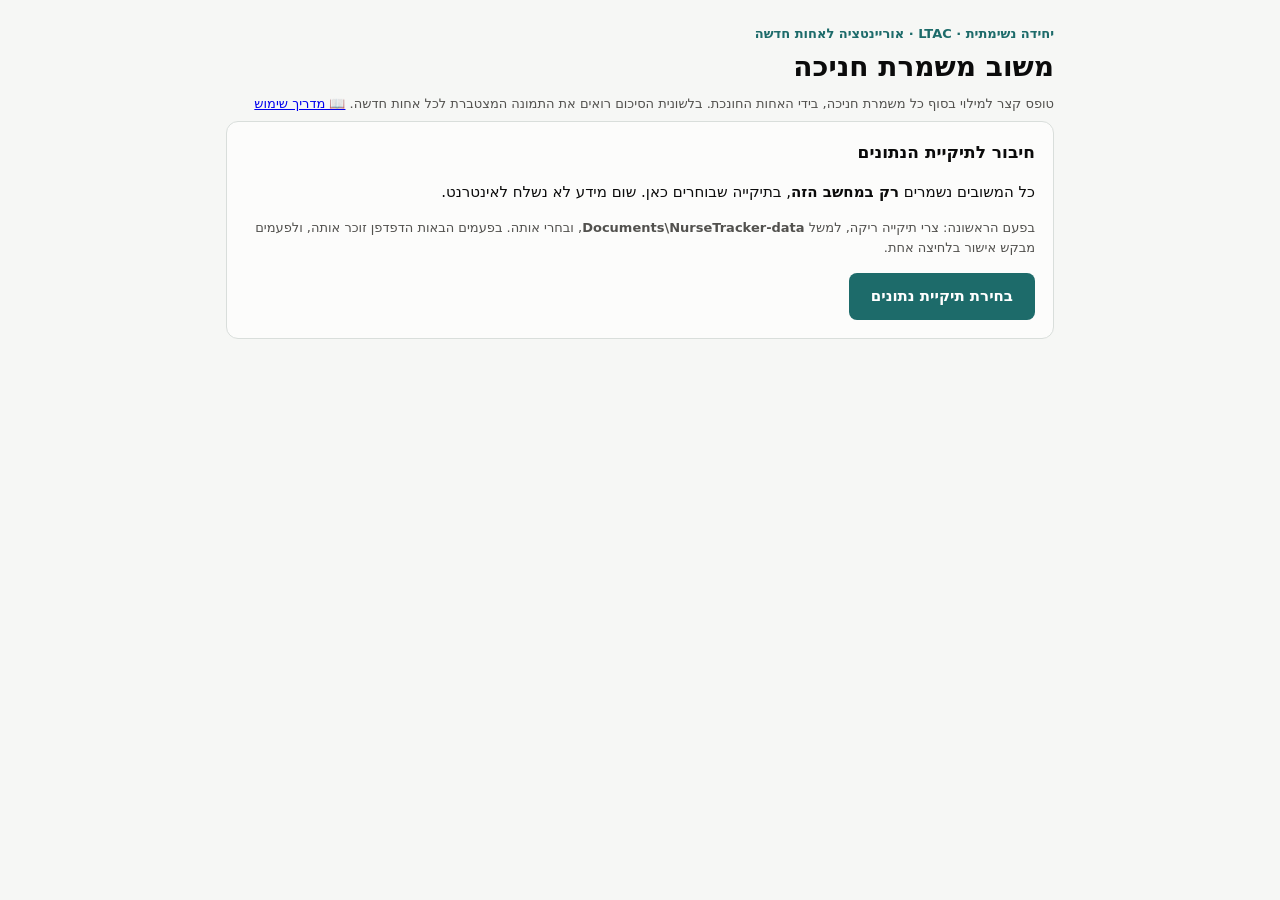
<file: index.html>
<!doctype html>
<html lang="he" dir="rtl">
<head>
<meta charset="utf-8">
<meta name="viewport" content="width=device-width, initial-scale=1">
<title>משוב משמרת חניכה</title>
<!-- No data ever leaves this PC: the page may only load its own files and cannot send anything anywhere. -->
<meta http-equiv="Content-Security-Policy" content="default-src 'self'; script-src 'self'; style-src 'self' 'unsafe-inline'; img-src 'self' data:; connect-src 'self'; form-action 'none'; base-uri 'none'; object-src 'none'">
<meta name="referrer" content="no-referrer">
<link rel="stylesheet" href="style.css">
</head>
<body>
<main class="wrap">
  <p class="kicker">יחידה נשימתית · LTAC · אוריינטציה לאחות חדשה</p>
  <h1>משוב משמרת חניכה</h1>
  <p class="muted">טופס קצר למילוי בסוף כל משמרת חניכה, בידי האחות החונכת. בלשונית הסיכום רואים את התמונה המצטברת לכל אחות חדשה. <a href="guide.html" target="_blank" rel="noopener">📖 מדריך שימוש</a></p>

  <p class="msg err" id="testbanner" hidden>מצב בדיקה: הנתונים נשמרים בתוך הדפדפן ולא בתיקייה. לא לשימוש במחלקה.</p>

  <!-- ===== First use / reconnect: pick the data folder on this PC ===== -->
  <section id="nosupport" class="card" hidden>
    <h3>הדפדפן הזה לא נתמך</h3>
    <p>יש לפתוח את הקישור ב-<b>Microsoft Edge</b> או ב-<b>Google Chrome</b> במחשב המחלקה.</p>
  </section>
  <section id="connect" class="card" hidden>
    <h3>חיבור לתיקיית הנתונים</h3>
    <p>כל המשובים נשמרים <b>רק במחשב הזה</b>, בתיקייה שבוחרים כאן. שום מידע לא נשלח לאינטרנט.</p>
    <p class="muted">בפעם הראשונה: צרי תיקייה ריקה, למשל <b>Documents\NurseTracker-data</b>, ובחרי אותה. בפעמים הבאות הדפדפן זוכר אותה, ולפעמים מבקש אישור בלחיצה אחת.</p>
    <button type="button" class="btn" id="reconnect" hidden></button>
    <button type="button" class="btn ghost" id="pickfolder">בחירת תיקיית נתונים</button>
    <span class="msg" id="cmsg" role="status"></span>
  </section>

  <div id="app" hidden>
  <p class="muted folder-bar">תיקיית נתונים: <b id="foldername"></b>
    <button type="button" class="btn ghost sm" id="change">החלפה</button>
    <button type="button" class="btn ghost sm" id="lockbtn" hidden>🔒 נעילת אזור המנהלת</button></p>
  <nav class="tabs" role="tablist">
    <button role="tab" aria-selected="true" data-tab="form">מילוי משוב</button>
    <button role="tab" aria-selected="false" data-tab="summary">סיכום והחלטה</button>
    <button role="tab" aria-selected="false" data-tab="manage">ניהול אחיות</button>
  </nav>

  <!-- ===== Admin lock: shown instead of "סיכום והחלטה" / "ניהול אחיות" until the password is entered ===== -->
  <section id="lockcard" class="card" hidden>
    <form id="lk-setup" hidden>
      <h3>הגדרת סיסמת מנהלת (פעם ראשונה)</h3>
      <p class="muted">הסיסמה נועלת את "סיכום והחלטה" ואת "ניהול אחיות". טופס המשוב נשאר פתוח לכל החונכות. קבצי הנתונים נשמרים מעורבלים ואינם קריאים בסייר הקבצים.</p>
      <p class="msg err" id="lk-orphan" hidden>שימי לב: בעבר כבר הוגדרה סיסמה בתיקייה הזו, אבל קובץ ההגדרות (settings.json) חסר - ייתכן שנמחק. אפשר לשחזר אותו מגיבוי, או לקבוע כאן סיסמה חדשה.</p>
      <label class="f">סיסמה חדשה (לפחות 6 תווים) <input type="password" name="p1" autocomplete="new-password" required></label>
      <label class="f">הסיסמה שוב <input type="password" name="p2" autocomplete="new-password" required></label>
      <button class="btn">שמירת הסיסמה</button>
    </form>
    <form id="lk-code" hidden>
      <div id="lk-codebox">
        <h3>קוד שחזור לסיסמת המנהלת</h3>
        <p>אם הסיסמה תישכח, הקוד הזה מאפשר לקבוע סיסמה חדשה. הנתונים עצמם לעולם לא יאבדו. יש להדפיס ולשמור בכספת המחלקה ועותק אצל הנהלת הסיעוד.</p>
        <p class="code" id="lk-codeval"></p>
      </div>
      <button type="button" class="btn ghost" id="lk-print">הדפסת הקוד</button>
      <label class="f">להקליד את הקוד כדי לוודא שנרשם <input name="back" autocomplete="off" required></label>
      <button class="btn">סיום</button>
    </form>
    <form id="lk-unlock" hidden>
      <h3>אזור המנהלת נעול</h3>
      <label class="f">סיסמת מנהלת <input type="password" name="pw" autocomplete="current-password" required></label>
      <button class="btn">פתיחה</button>
      <button type="button" class="btn ghost" id="lk-forgot">שכחתי סיסמה</button>
    </form>
    <form id="lk-reset" hidden>
      <h3>שחזור סיסמה בעזרת קוד השחזור</h3>
      <label class="f">קוד שחזור <input name="code" autocomplete="off" required></label>
      <label class="f">סיסמה חדשה (לפחות 6 תווים) <input type="password" name="p1" autocomplete="new-password" required></label>
      <label class="f">הסיסמה שוב <input type="password" name="p2" autocomplete="new-password" required></label>
      <button class="btn">קביעת סיסמה חדשה</button>
      <button type="button" class="btn ghost" id="lk-back">חזרה</button>
    </form>
    <span class="msg" id="lkmsg" role="status"></span>
  </section>

  <!-- ===== Form tab ===== -->
  <form id="form" data-panel="form">
    <div class="grid3">
      <label class="f">שם האחות החדשה
        <span class="row"><select name="trainee_id" data-kind="trainees" required></select>
        <button type="button" class="btn ghost add" data-add="trainees">+ חדשה</button></span>
      </label>
      <label class="f">שם האחות החונכת
        <span class="row"><select name="senior_id" data-kind="seniors" required></select>
        <button type="button" class="btn ghost add" data-add="seniors">+ חדשה</button></span>
      </label>
      <label class="f">תאריך המשמרת <input type="date" name="shift_date" required>
        <small class="muted">משמרת לילה: התאריך שבו המשמרת התחילה</small></label>
    </div>
    <div class="grid3">
      <label class="f">משמרת
        <select name="shift" required><option>בוקר</option><option>ערב</option><option>לילה</option></select>
      </label>
      <label class="f">שבוע באוריינטציה <input type="number" name="week" min="1" max="52" placeholder="למשל 3" required></label>
    </div>
    <p class="scale-note">סולם: 1 = לא בטוח / לא מבצעת · 2 = זקוקה להנחיה צמודה · 3 = עצמאית ברוב המקרים, צריכה גיבוי · 4 = עצמאית ובטוחה · "לא נצפה" אם לא היה רלוונטי במשמרת.</p>

    <div id="skills"></div>

    <fieldset class="card" style="margin:0 0 14px">
      <div class="q-head"><span class="q-num">6</span><h3>המלצה להמשך</h3></div>
      <p class="muted">על סמך המשמרת הזו בלבד.</p>
      <div class="opts recs" id="recs"></div>
      <label class="f" style="margin-top:14px">חוזקה בולטת / נקודה לשיפור (לא חובה)
        <textarea name="note" rows="3" maxlength="2000"></textarea>
      </label>
    </fieldset>

    <button class="btn" id="save" disabled>שמירת המשוב</button>
    <button type="button" class="btn ghost" id="clear">ניקוי הטופס</button><span class="msg" id="msg" role="status"></span>
  </form>

  <!-- ===== Summary tab ===== -->
  <section data-panel="summary" hidden>
    <div class="row" style="align-items:end;gap:12px;margin-bottom:16px;flex-wrap:wrap">
      <label class="f" style="max-width:320px;margin:0">בחירת אחות חדשה
        <select id="pick" data-kind="trainees"></select>
      </label>
      <button type="button" class="btn ghost" id="pdf" hidden>ייצוא PDF מוגן בסיסמה</button>
    </div>
    <div id="dash"></div>
    <form id="decide" class="card" hidden>
      <h3>רישום החלטה</h3>
      <p class="muted">ההחלטה נשמרת להיסטוריה ולא מוחקת החלטות קודמות.</p>
      <div class="opts recs" id="decs"></div>
      <div class="grid3" style="margin-top:14px">
        <label class="f">שם המחליטה <select name="decider_id" data-kind="seniors" required></select></label>
      </div>
      <label class="f">הערה (לא חובה) <textarea name="note" rows="2" maxlength="2000"></textarea></label>
      <button class="btn" id="dsave" disabled>שמירת ההחלטה</button><span class="msg" id="dmsg" role="status"></span>
    </form>
  </section>

  <!-- ===== Manage nurses tab ===== -->
  <section data-panel="manage" class="manage" hidden>
    <p class="muted">שינוי שם לא משנה את התיקייה ואת הנתונים. אחות שסיימה / חונכת לא פעילה מוסתרת מהטופס, וכל הנתונים שלה נשמרים.</p>
    <div class="card"><h3>אחיות חדשות</h3><div class="table-wrap"><table id="m-trainees"></table></div></div>
    <div class="card"><h3>אחיות חונכות</h3><div class="table-wrap"><table id="m-seniors"></table></div></div>
    <span class="msg" id="mmsg" role="status"></span>
    <form class="card" id="chpw">
      <h3>החלפת סיסמת המנהלת</h3>
      <p class="muted">קוד השחזור נשאר אותו קוד.</p>
      <label class="f">סיסמה חדשה (לפחות 6 תווים) <input type="password" name="p1" autocomplete="new-password" required></label>
      <label class="f">הסיסמה שוב <input type="password" name="p2" autocomplete="new-password" required></label>
      <button class="btn ghost">החלפת סיסמה</button><span class="msg" id="chmsg" role="status"></span>
    </form>
  </section>
  </div>
</main>

<script src="charts.js"></script>
<script src="store.js"></script>
<script src="app.js"></script>
</body>
</html>
</file>
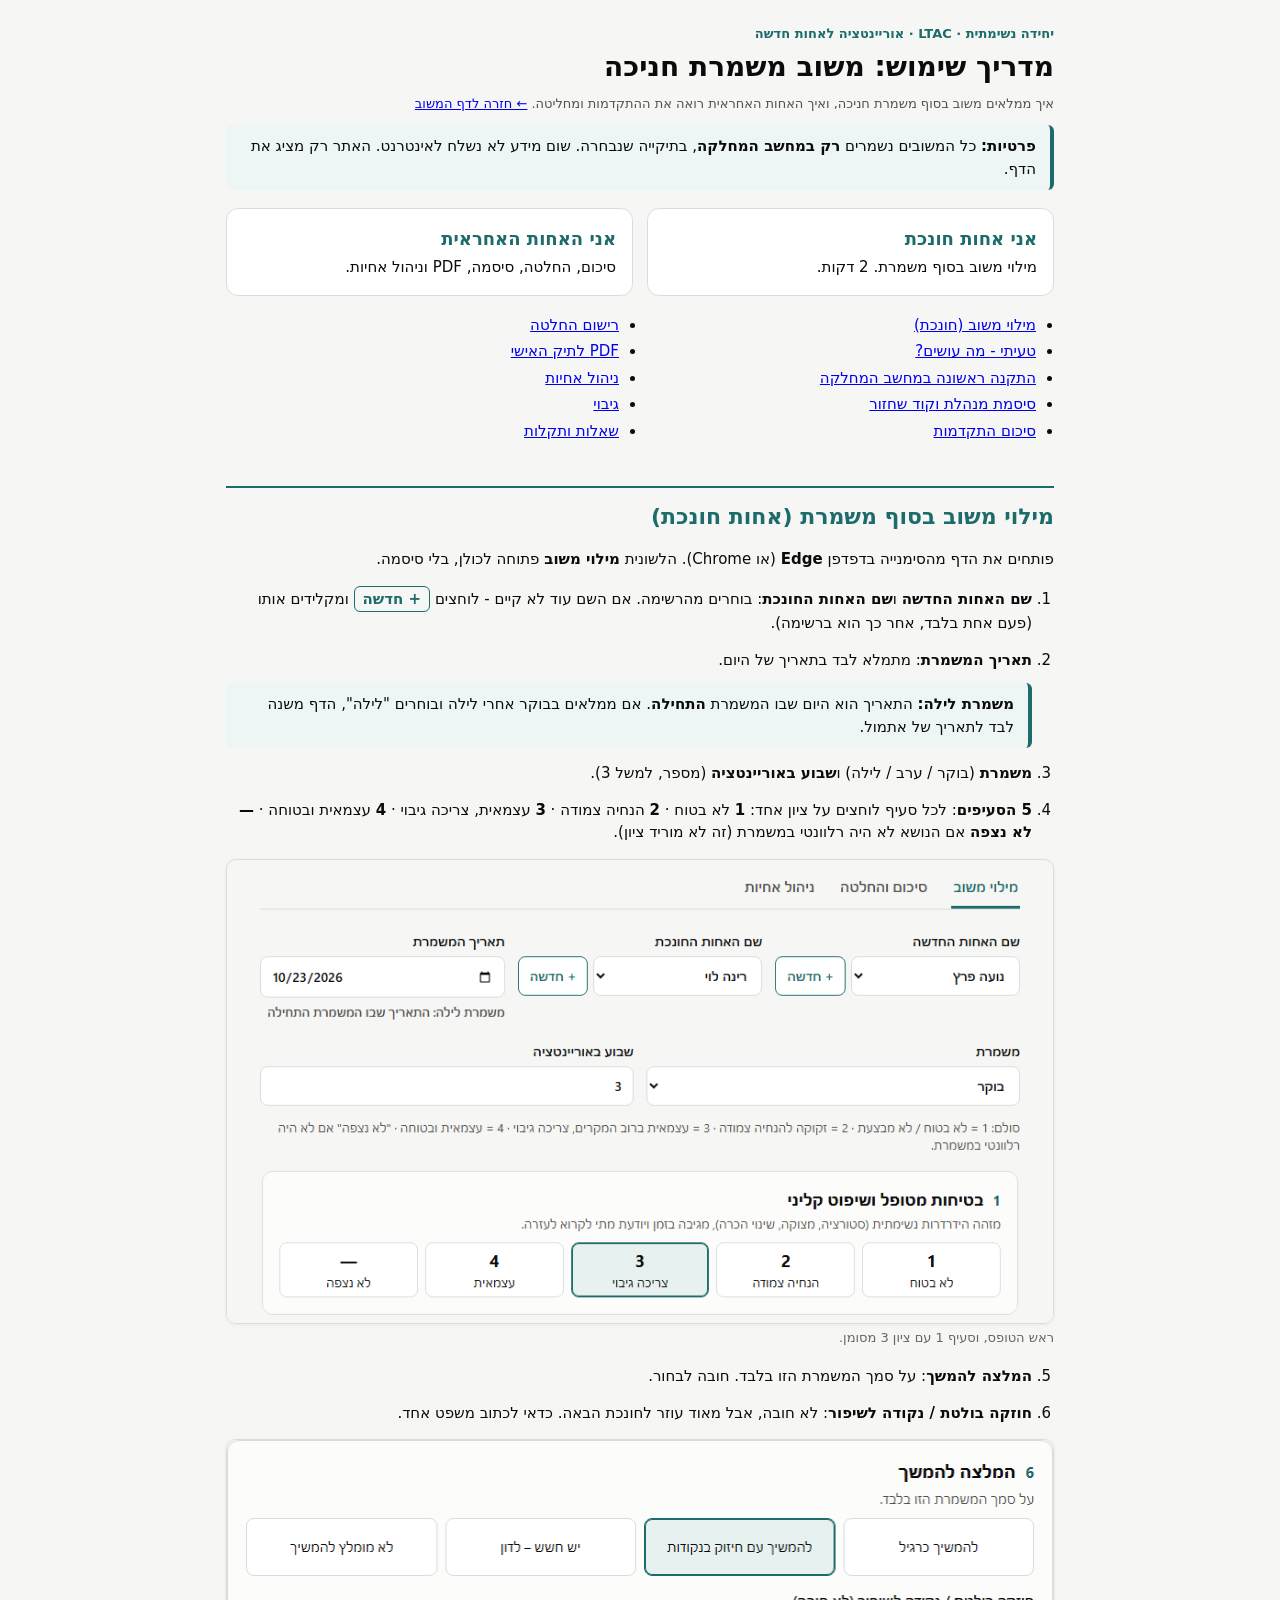
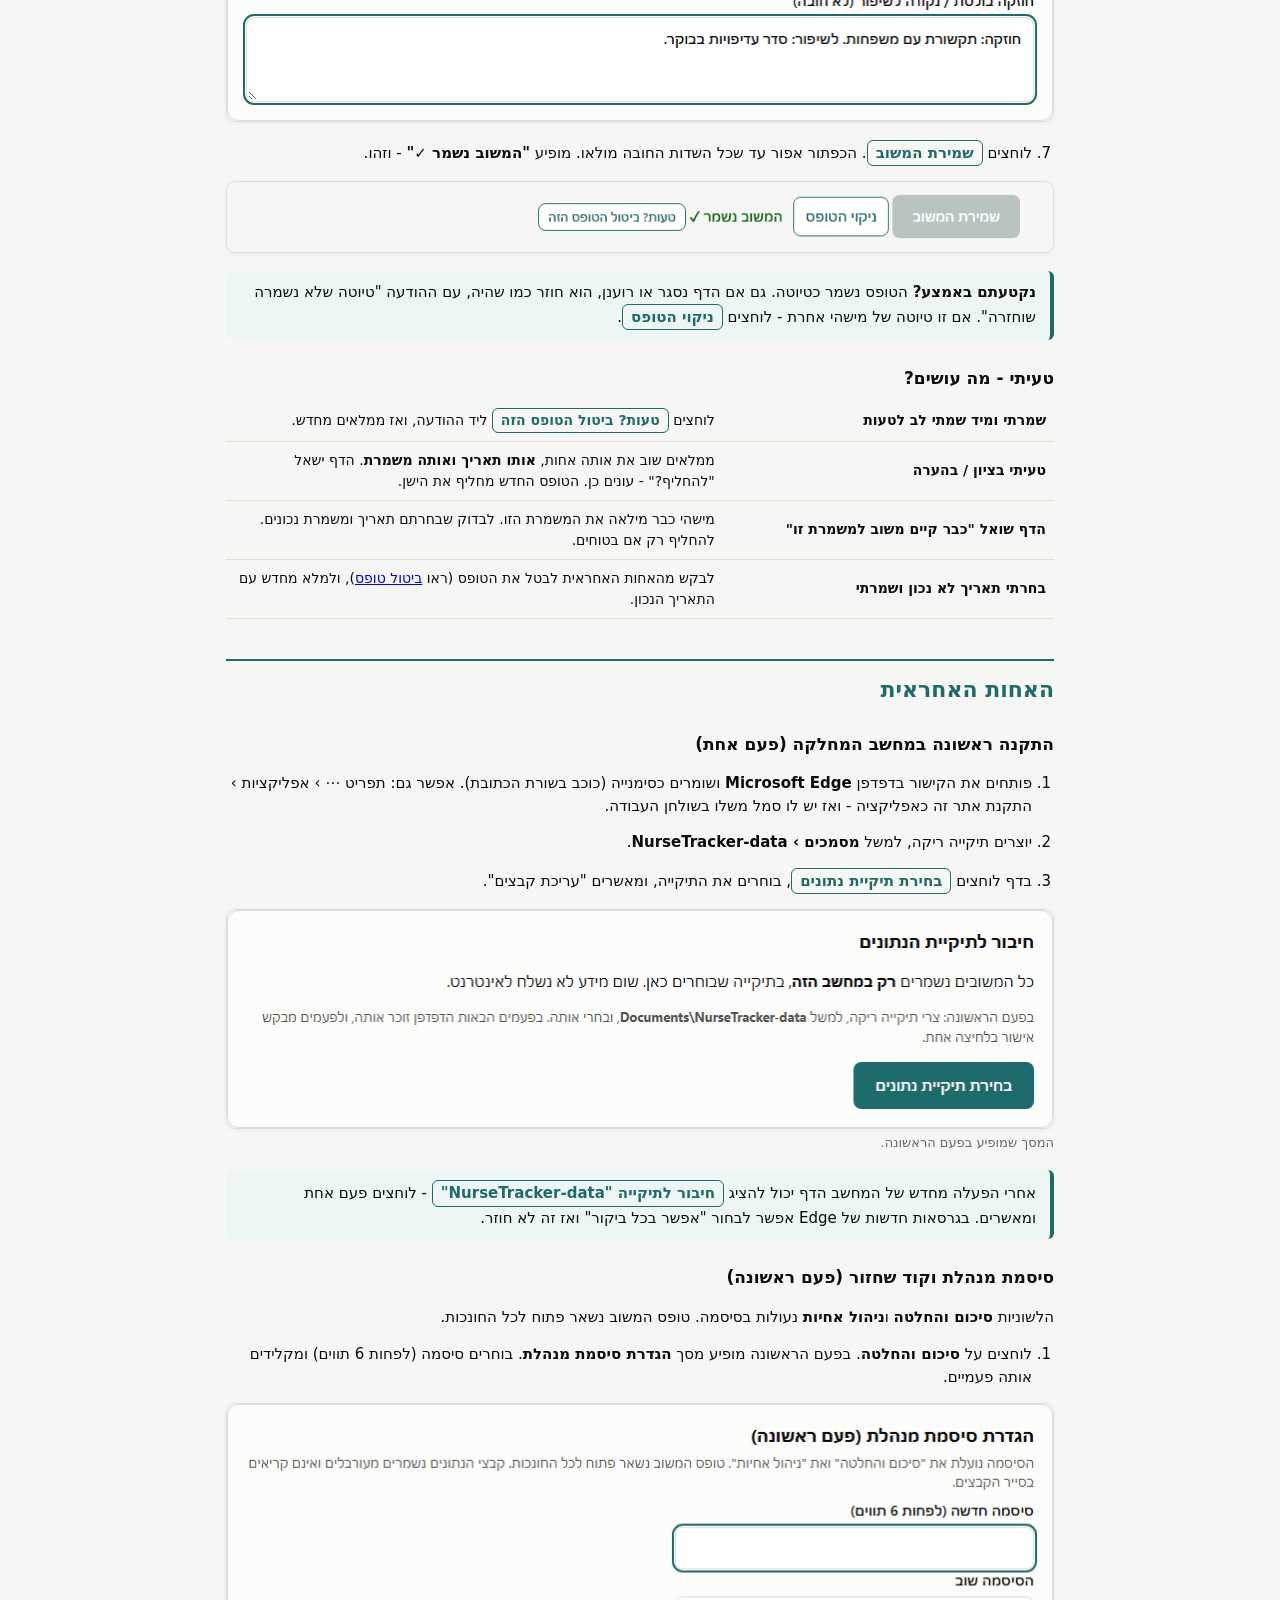
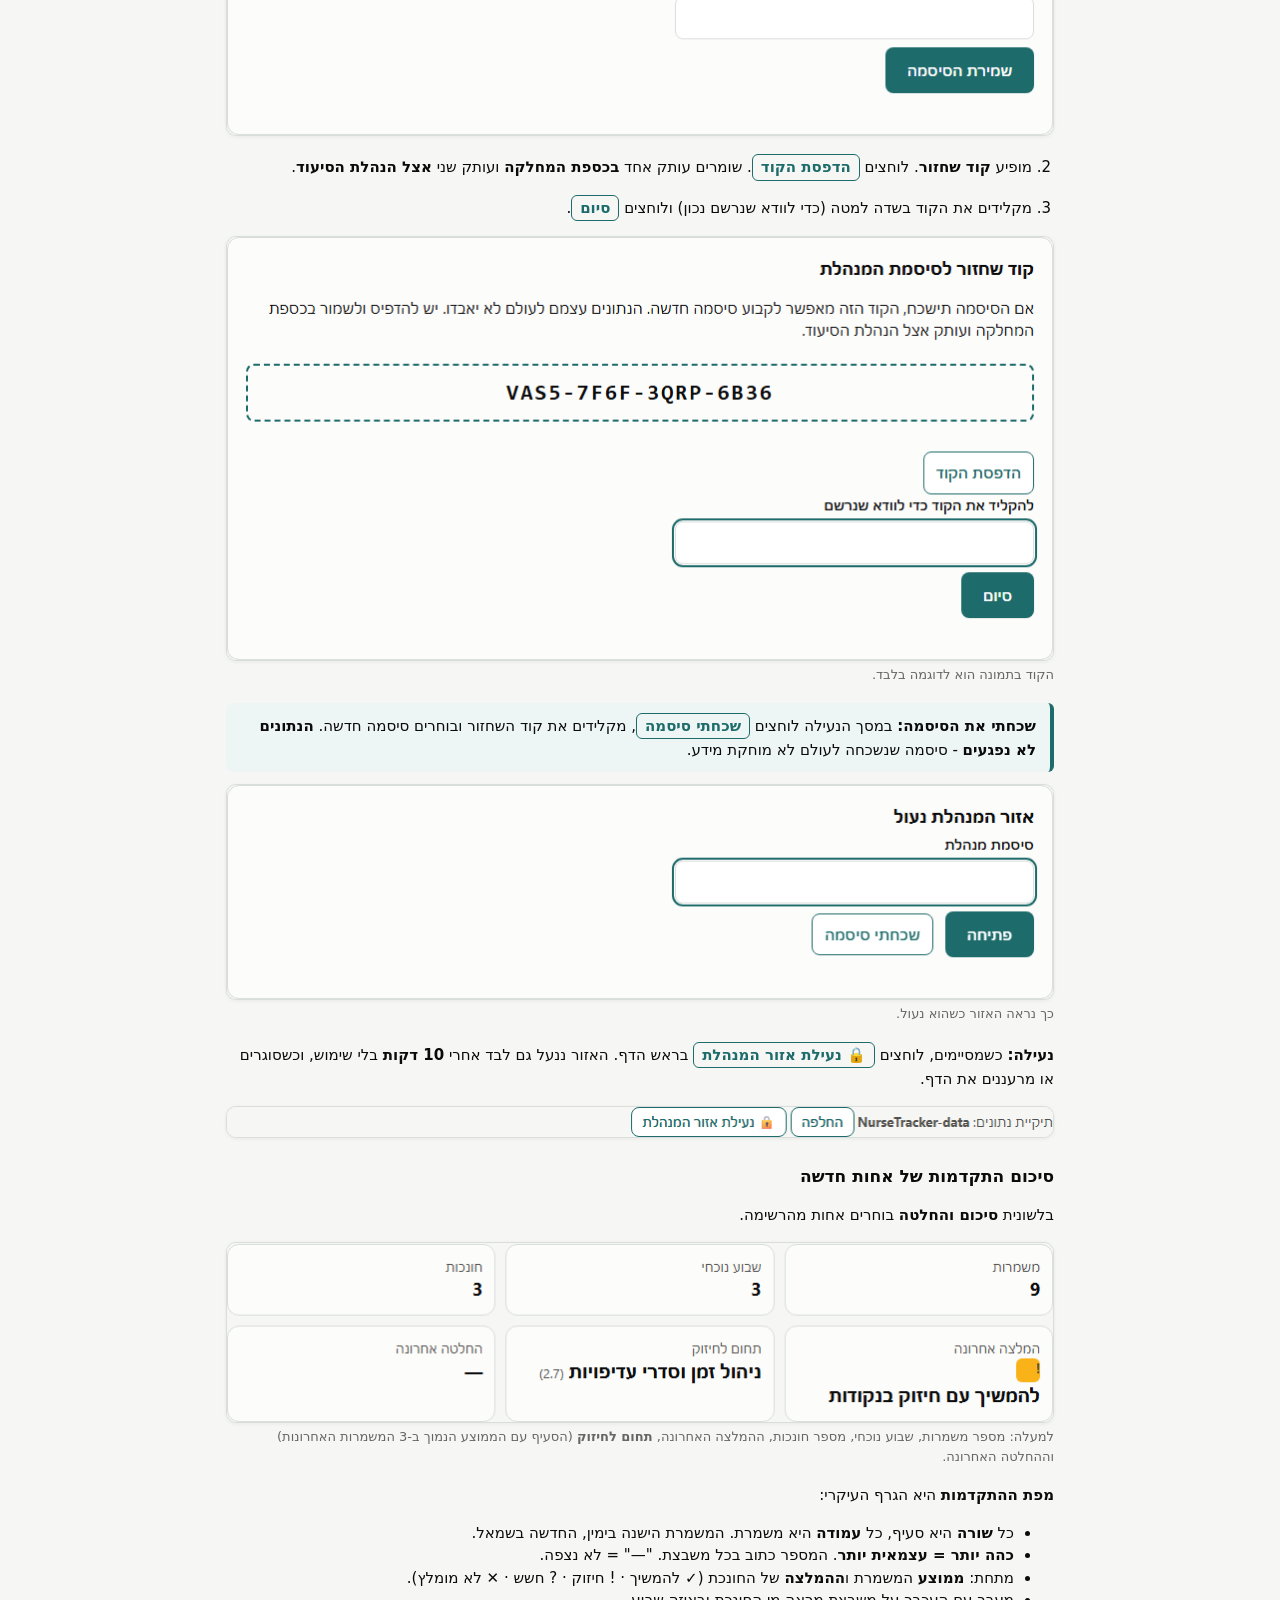
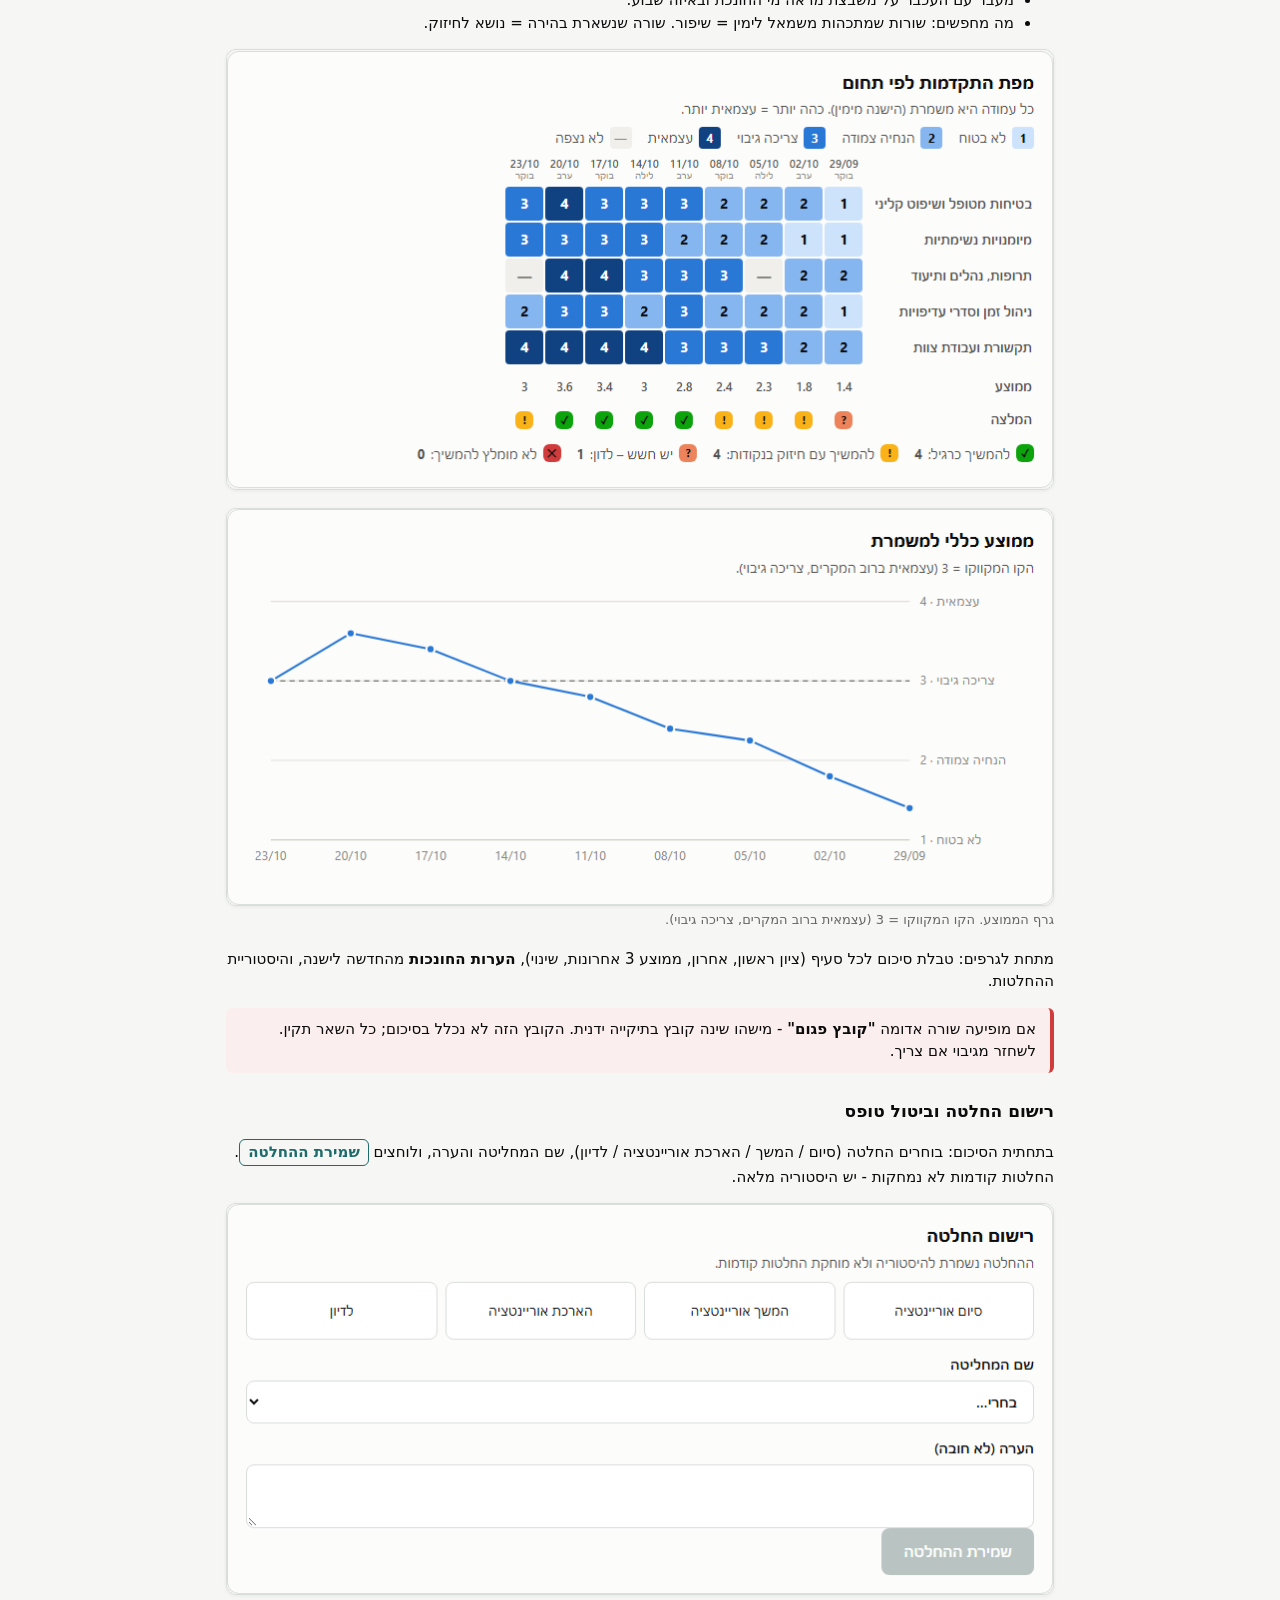
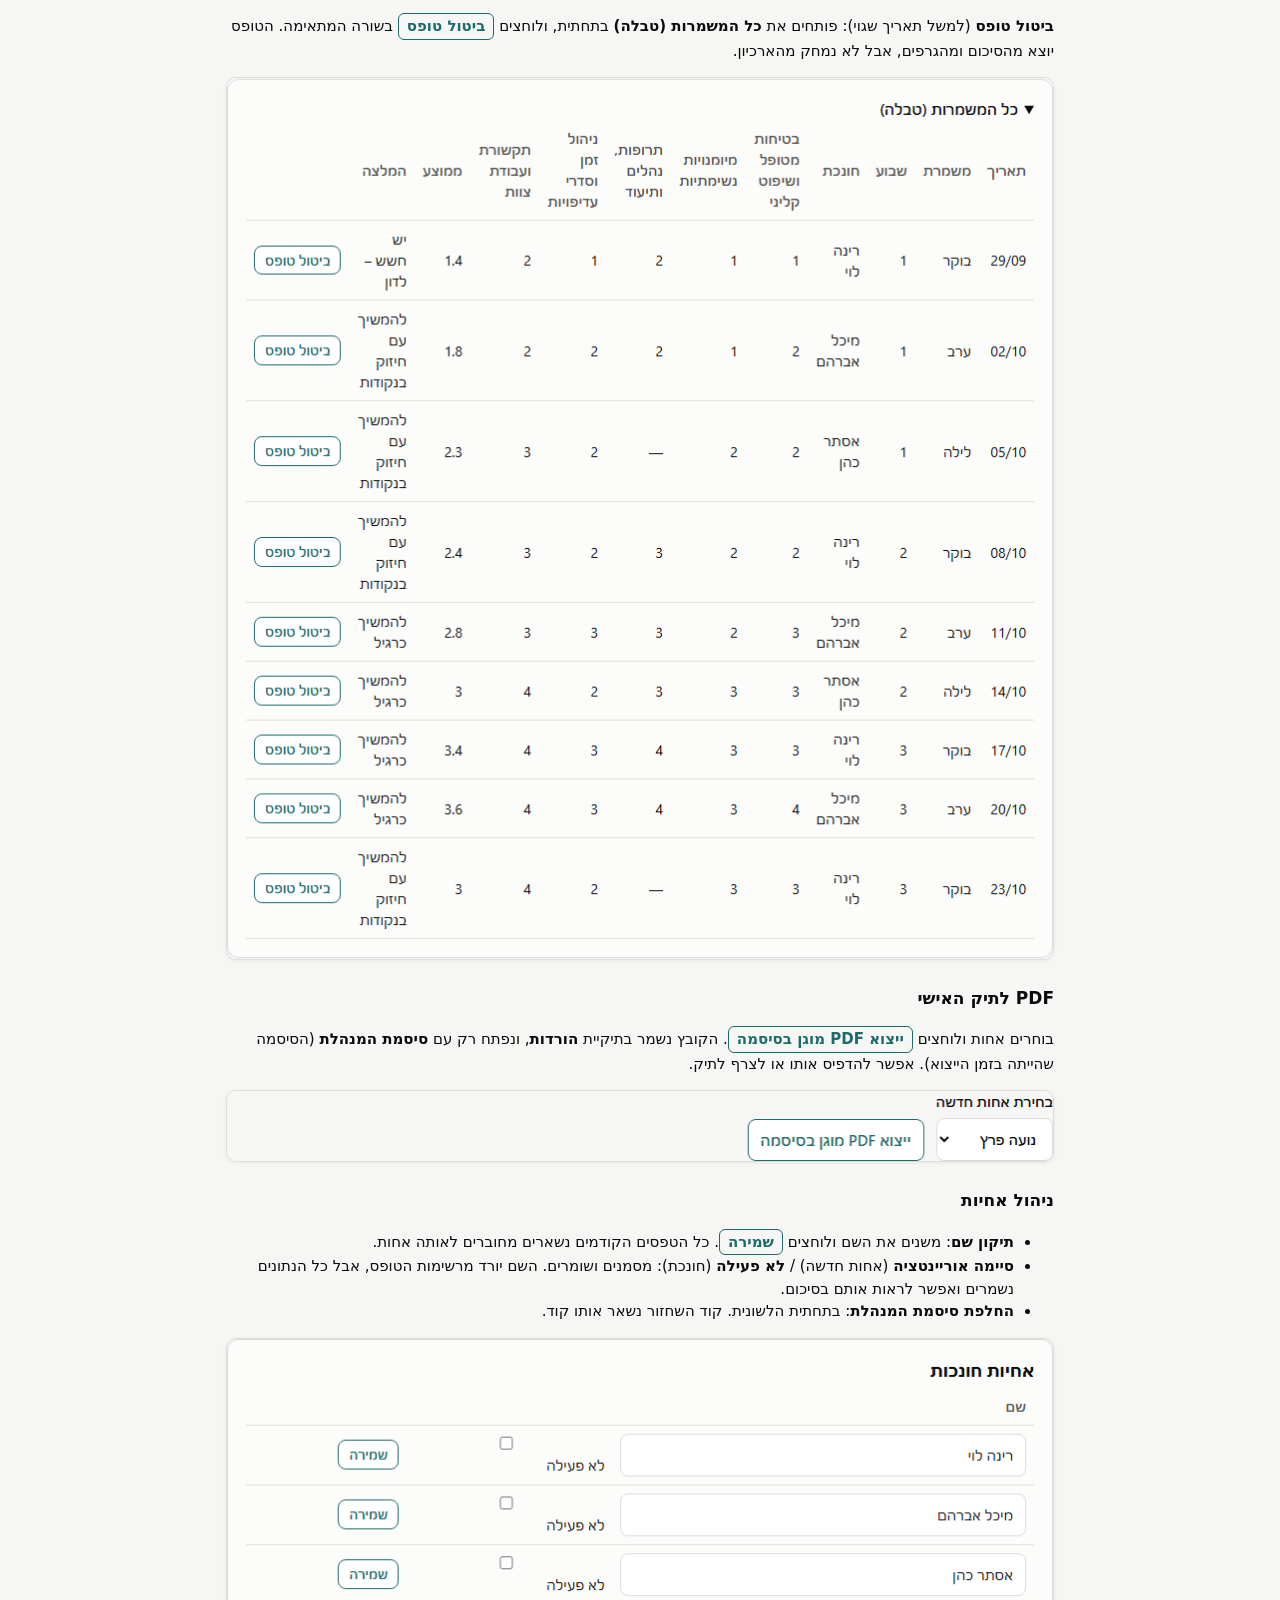
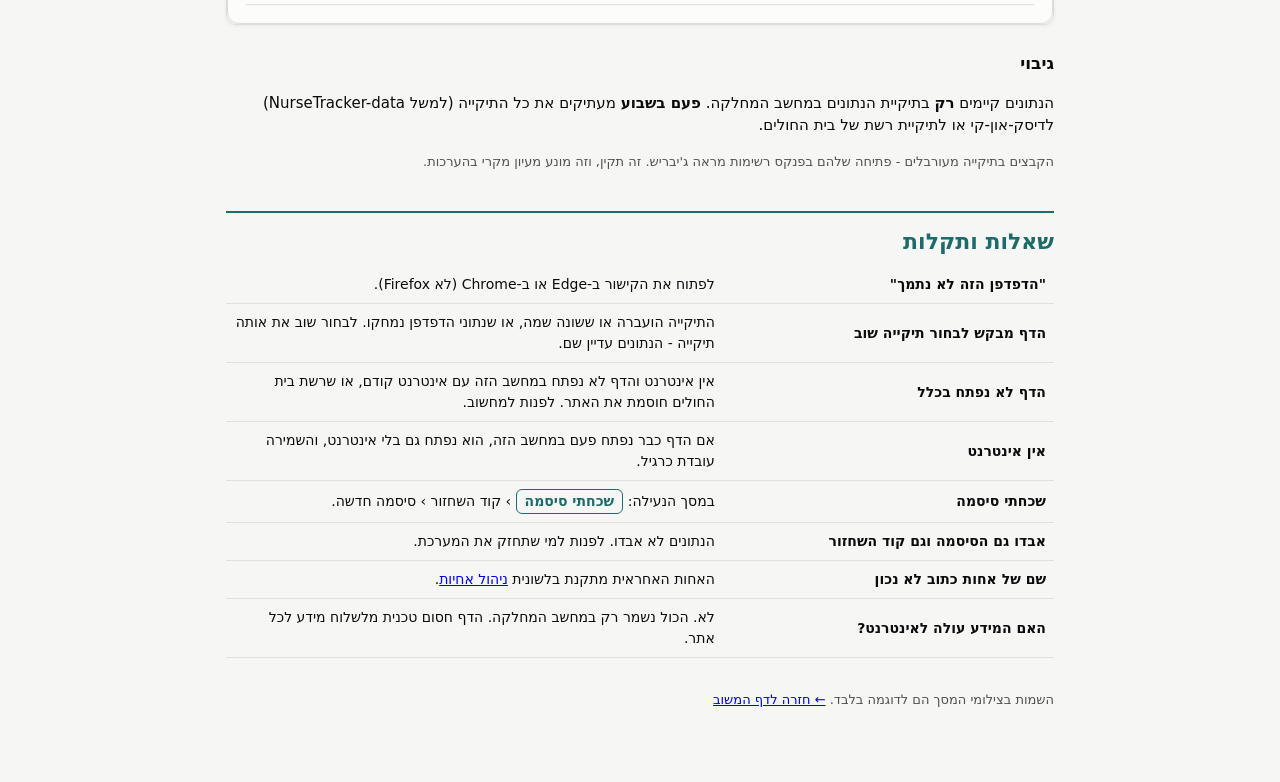
<file: guide.html>
<!doctype html>
<html lang="he" dir="rtl">
<head>
<meta charset="utf-8">
<meta name="viewport" content="width=device-width, initial-scale=1">
<title>מדריך שימוש - משוב משמרת חניכה</title>
<meta http-equiv="Content-Security-Policy" content="default-src 'self'; style-src 'self' 'unsafe-inline'; img-src 'self'; script-src 'none'; form-action 'none'; base-uri 'none'; object-src 'none'">
<meta name="referrer" content="no-referrer">
<link rel="stylesheet" href="style.css">
<style>
  .wrap { max-width: 860px; }
  h2 { margin: 40px 0 8px; padding-top: 12px; border-top: 2px solid var(--accent); color: var(--accent); }
  h3 { margin: 26px 0 8px; }
  .roles { display: grid; grid-template-columns: repeat(auto-fit, minmax(240px, 1fr)); gap: 14px; margin: 18px 0; }
  .roles a { display: block; padding: 16px; border: 1px solid var(--line); border-radius: 12px; background: #fff; color: inherit; text-decoration: none; }
  .roles a:hover { border-color: var(--accent); }
  .roles b { display: block; font-size: 18px; color: var(--accent); margin-bottom: 4px; }
  ol.steps { padding-inline-start: 22px; }
  ol.steps > li { margin: 0 0 14px; }
  figure { margin: 10px 0 18px; }
  figure img { display: block; max-width: 100%; height: auto; border: 1px solid var(--line); border-radius: 10px; box-shadow: 0 1px 4px rgba(0,0,0,.06); }
  figcaption { font-size: 13px; color: #666; margin-top: 4px; }
  .note { border-inline-start: 4px solid var(--accent); background: #eef6f5; padding: 10px 14px; border-radius: 6px; margin: 12px 0; }
  .warn { border-inline-start: 4px solid #d03b3b; background: #fbeeee; padding: 10px 14px; border-radius: 6px; margin: 12px 0; }
  .btnlike { display: inline-block; padding: 1px 8px; border: 1px solid var(--accent); border-radius: 6px; color: var(--accent); font-weight: 600; white-space: nowrap; }
  .toc { columns: 2; column-gap: 24px; padding-inline-start: 18px; }
  .toc li { margin-bottom: 4px; }
  table.faq td:first-child { font-weight: 600; width: 40%; }
  @media (max-width: 560px) { .toc { columns: 1; } }
  @media print {
    body { background: #fff; }
    h2 { break-before: page; }
    .roles, .backlink { display: none; }
    figure { break-inside: avoid; }
  }
</style>
</head>
<body>
<main class="wrap">
  <p class="kicker">יחידה נשימתית · LTAC · אוריינטציה לאחות חדשה</p>
  <h1>מדריך שימוש: משוב משמרת חניכה</h1>
  <p class="muted">איך ממלאים משוב בסוף משמרת חניכה, ואיך האחות האחראית רואה את ההתקדמות ומחליטה. <a class="backlink" href="index.html">← חזרה לדף המשוב</a></p>

  <div class="note"><b>פרטיות:</b> כל המשובים נשמרים <b>רק במחשב המחלקה</b>, בתיקייה שנבחרה. שום מידע לא נשלח לאינטרנט. האתר רק מציג את הדף.</div>

  <div class="roles">
    <a href="#senior"><b>אני אחות חונכת</b>מילוי משוב בסוף משמרת. 2 דקות.</a>
    <a href="#admin"><b>אני האחות האחראית</b>סיכום, החלטה, סיסמה, PDF וניהול אחיות.</a>
  </div>

  <ul class="toc">
    <li><a href="#senior">מילוי משוב (חונכת)</a></li>
    <li><a href="#mistakes">טעיתי - מה עושים?</a></li>
    <li><a href="#setup">התקנה ראשונה במחשב המחלקה</a></li>
    <li><a href="#password">סיסמת מנהלת וקוד שחזור</a></li>
    <li><a href="#summary">סיכום התקדמות</a></li>
    <li><a href="#decide">רישום החלטה</a></li>
    <li><a href="#pdf">PDF לתיק האישי</a></li>
    <li><a href="#manage">ניהול אחיות</a></li>
    <li><a href="#backup">גיבוי</a></li>
    <li><a href="#faq">שאלות ותקלות</a></li>
  </ul>

  <!-- ================= SENIOR ================= -->
  <h2 id="senior">מילוי משוב בסוף משמרת (אחות חונכת)</h2>
  <p>פותחים את הדף מהסימנייה בדפדפן <b>Edge</b> (או Chrome). הלשונית <b>מילוי משוב</b> פתוחה לכולן, בלי סיסמה.</p>

  <ol class="steps">
    <li><b>שם האחות החדשה</b> ו<b>שם האחות החונכת</b>: בוחרים מהרשימה.
      אם השם עוד לא קיים - לוחצים <span class="btnlike">+ חדשה</span> ומקלידים אותו (פעם אחת בלבד, אחר כך הוא ברשימה).</li>
    <li><b>תאריך המשמרת</b>: מתמלא לבד בתאריך של היום.
      <div class="note"><b>משמרת לילה:</b> התאריך הוא היום שבו המשמרת <b>התחילה</b>. אם ממלאים בבוקר אחרי לילה ובוחרים "לילה", הדף משנה לבד לתאריך של אתמול.</div></li>
    <li><b>משמרת</b> (בוקר / ערב / לילה) ו<b>שבוע באוריינטציה</b> (מספר, למשל 3).</li>
    <li><b>5 הסעיפים</b>: לכל סעיף לוחצים על ציון אחד:
      <b>1</b> לא בטוח · <b>2</b> הנחיה צמודה · <b>3</b> עצמאית, צריכה גיבוי · <b>4</b> עצמאית ובטוחה ·
      <b>—</b> <b>לא נצפה</b> אם הנושא לא היה רלוונטי במשמרת (זה לא מוריד ציון).</li>
  </ol>
  <figure><img src="guide/02-form-top.png" alt="ראש הטופס: שמות, תאריך, משמרת, שבוע וסעיף ראשון" loading="lazy">
    <figcaption>ראש הטופס, וסעיף 1 עם ציון 3 מסומן.</figcaption></figure>

  <ol class="steps" start="5">
    <li><b>המלצה להמשך</b>: על סמך המשמרת הזו בלבד. חובה לבחור.</li>
    <li><b>חוזקה בולטת / נקודה לשיפור</b>: לא חובה, אבל מאוד עוזר לחונכת הבאה. כדאי לכתוב משפט אחד.</li>
  </ol>
  <figure><img src="guide/03-recommendation.png" alt="המלצה להמשך והערה" loading="lazy"></figure>

  <ol class="steps" start="7">
    <li>לוחצים <span class="btnlike">שמירת המשוב</span>. הכפתור אפור עד שכל השדות החובה מולאו.
      מופיע <b>"המשוב נשמר ✓"</b> - וזהו.</li>
  </ol>
  <figure><img src="guide/04-saved.png" alt="הודעת המשוב נשמר" loading="lazy"></figure>

  <div class="note"><b>נקטעתם באמצע?</b> הטופס נשמר כטיוטה. גם אם הדף נסגר או רוענן, הוא חוזר כמו שהיה, עם ההודעה "טיוטה שלא נשמרה שוחזרה".
    אם זו טיוטה של מישהי אחרת - לוחצים <span class="btnlike">ניקוי הטופס</span>.</div>

  <h3 id="mistakes">טעיתי - מה עושים?</h3>
  <table class="faq"><tbody>
    <tr><td>שמרתי ומיד שמתי לב לטעות</td><td>לוחצים <span class="btnlike">טעות? ביטול הטופס הזה</span> ליד ההודעה, ואז ממלאים מחדש.</td></tr>
    <tr><td>טעיתי בציון / בהערה</td><td>ממלאים שוב את אותה אחות, <b>אותו תאריך ואותה משמרת</b>. הדף ישאל "להחליף?" - עונים כן. הטופס החדש מחליף את הישן.</td></tr>
    <tr><td>הדף שואל "כבר קיים משוב למשמרת זו"</td><td>מישהי כבר מילאה את המשמרת הזו. לבדוק שבחרתם תאריך ומשמרת נכונים. להחליף רק אם בטוחים.</td></tr>
    <tr><td>בחרתי תאריך לא נכון ושמרתי</td><td>לבקש מהאחות האחראית לבטל את הטופס (ראו <a href="#decide">ביטול טופס</a>), ולמלא מחדש עם התאריך הנכון.</td></tr>
  </tbody></table>

  <!-- ================= ADMIN ================= -->
  <h2 id="admin">האחות האחראית</h2>

  <h3 id="setup">התקנה ראשונה במחשב המחלקה (פעם אחת)</h3>
  <ol class="steps">
    <li>פותחים את הקישור בדפדפן <b>Microsoft Edge</b> ושומרים כסימנייה (כוכב בשורת הכתובת).
      אפשר גם: תפריט ⋯ › אפליקציות › התקנת אתר זה כאפליקציה - ואז יש לו סמל משלו בשולחן העבודה.</li>
    <li>יוצרים תיקייה ריקה, למשל <b>מסמכים › NurseTracker-data</b>.</li>
    <li>בדף לוחצים <span class="btnlike">בחירת תיקיית נתונים</span>, בוחרים את התיקייה, ומאשרים "עריכת קבצים".</li>
  </ol>
  <figure><img src="guide/01-connect.png" alt="מסך בחירת תיקיית נתונים" loading="lazy">
    <figcaption>המסך שמופיע בפעם הראשונה.</figcaption></figure>
  <div class="note">אחרי הפעלה מחדש של המחשב הדף יכול להציג <span class="btnlike">חיבור לתיקייה "NurseTracker-data"</span> - לוחצים פעם אחת ומאשרים. בגרסאות חדשות של Edge אפשר לבחור "אפשר בכל ביקור" ואז זה לא חוזר.</div>

  <h3 id="password">סיסמת מנהלת וקוד שחזור (פעם ראשונה)</h3>
  <p>הלשוניות <b>סיכום והחלטה</b> ו<b>ניהול אחיות</b> נעולות בסיסמה. טופס המשוב נשאר פתוח לכל החונכות.</p>
  <ol class="steps">
    <li>לוחצים על <b>סיכום והחלטה</b>. בפעם הראשונה מופיע מסך <b>הגדרת סיסמת מנהלת</b>. בוחרים סיסמה (לפחות 6 תווים) ומקלידים אותה פעמיים.</li>
  </ol>
  <figure><img src="guide/05-setup.png" alt="הגדרת סיסמת מנהלת" loading="lazy"></figure>
  <ol class="steps" start="2">
    <li>מופיע <b>קוד שחזור</b>. לוחצים <span class="btnlike">הדפסת הקוד</span>. שומרים עותק אחד <b>בכספת המחלקה</b> ועותק שני <b>אצל הנהלת הסיעוד</b>.</li>
    <li>מקלידים את הקוד בשדה למטה (כדי לוודא שנרשם נכון) ולוחצים <span class="btnlike">סיום</span>.</li>
  </ol>
  <figure><img src="guide/06-code.png" alt="קוד שחזור" loading="lazy"><figcaption>הקוד בתמונה הוא לדוגמה בלבד.</figcaption></figure>

  <div class="note"><b>שכחתי את הסיסמה:</b> במסך הנעילה לוחצים <span class="btnlike">שכחתי סיסמה</span>, מקלידים את קוד השחזור ובוחרים סיסמה חדשה. <b>הנתונים לא נפגעים</b> - סיסמה שנשכחה לעולם לא מוחקת מידע.</div>
  <figure><img src="guide/15-unlock.png" alt="מסך אזור המנהלת נעול" loading="lazy"><figcaption>כך נראה האזור כשהוא נעול.</figcaption></figure>

  <p><b>נעילה:</b> כשמסיימים, לוחצים <span class="btnlike">🔒 נעילת אזור המנהלת</span> בראש הדף. האזור ננעל גם לבד אחרי <b>10 דקות</b> בלי שימוש, וכשסוגרים או מרעננים את הדף.</p>
  <figure><img src="guide/07-lockbar.png" alt="כפתור נעילת אזור המנהלת" loading="lazy"></figure>

  <h3 id="summary">סיכום התקדמות של אחות חדשה</h3>
  <p>בלשונית <b>סיכום והחלטה</b> בוחרים אחות מהרשימה.</p>
  <figure><img src="guide/08-stats.png" alt="משבצות סיכום" loading="lazy">
    <figcaption>למעלה: מספר משמרות, שבוע נוכחי, מספר חונכות, ההמלצה האחרונה, <b>תחום לחיזוק</b> (הסעיף עם הממוצע הנמוך ב-3 המשמרות האחרונות) וההחלטה האחרונה.</figcaption></figure>

  <p><b>מפת ההתקדמות</b> היא הגרף העיקרי:</p>
  <ul>
    <li>כל <b>שורה</b> היא סעיף, כל <b>עמודה</b> היא משמרת. המשמרת הישנה בימין, החדשה בשמאל.</li>
    <li><b>כהה יותר = עצמאית יותר</b>. המספר כתוב בכל משבצת. "—" = לא נצפה.</li>
    <li>מתחת: <b>ממוצע</b> המשמרת ו<b>ההמלצה</b> של החונכת (✓ להמשיך · ! חיזוק · ? חשש · ✕ לא מומלץ).</li>
    <li>מעבר עם העכבר על משבצת מראה מי החונכת ובאיזה שבוע.</li>
    <li>מה מחפשים: שורות שמתכהות משמאל לימין = שיפור. שורה שנשארת בהירה = נושא לחיזוק.</li>
  </ul>
  <figure><img src="guide/09-heatmap.png" alt="מפת התקדמות לפי תחום" loading="lazy"></figure>
  <figure><img src="guide/10-average.png" alt="גרף ממוצע כללי למשמרת" loading="lazy">
    <figcaption>גרף הממוצע. הקו המקווקו = 3 (עצמאית ברוב המקרים, צריכה גיבוי).</figcaption></figure>
  <p>מתחת לגרפים: טבלת סיכום לכל סעיף (ציון ראשון, אחרון, ממוצע 3 אחרונות, שינוי), <b>הערות החונכות</b> מהחדשה לישנה, והיסטוריית ההחלטות.</p>
  <div class="warn">אם מופיעה שורה אדומה <b>"קובץ פגום"</b> - מישהו שינה קובץ בתיקייה ידנית. הקובץ הזה לא נכלל בסיכום; כל השאר תקין. לשחזר מגיבוי אם צריך.</div>

  <h3 id="decide">רישום החלטה וביטול טופס</h3>
  <p>בתחתית הסיכום: בוחרים החלטה (סיום / המשך / הארכת אוריינטציה / לדיון), שם המחליטה והערה, ולוחצים <span class="btnlike">שמירת ההחלטה</span>. החלטות קודמות לא נמחקות - יש היסטוריה מלאה.</p>
  <figure><img src="guide/11-decide.png" alt="טופס רישום החלטה" loading="lazy"></figure>
  <p><b>ביטול טופס</b> (למשל תאריך שגוי): פותחים את <b>כל המשמרות (טבלה)</b> בתחתית, ולוחצים <span class="btnlike">ביטול טופס</span> בשורה המתאימה. הטופס יוצא מהסיכום ומהגרפים, אבל לא נמחק מהארכיון.</p>
  <figure><img src="guide/12-all-shifts.png" alt="טבלת כל המשמרות עם כפתורי ביטול" loading="lazy"></figure>

  <h3 id="pdf">PDF לתיק האישי</h3>
  <p>בוחרים אחות ולוחצים <span class="btnlike">ייצוא PDF מוגן בסיסמה</span>. הקובץ נשמר בתיקיית <b>הורדות</b>, ונפתח רק עם <b>סיסמת המנהלת</b> (הסיסמה שהייתה בזמן הייצוא). אפשר להדפיס אותו או לצרף לתיק.</p>
  <figure><img src="guide/13-pdf-button.png" alt="כפתור ייצוא PDF" loading="lazy"></figure>

  <h3 id="manage">ניהול אחיות</h3>
  <ul>
    <li><b>תיקון שם</b>: משנים את השם ולוחצים <span class="btnlike">שמירה</span>. כל הטפסים הקודמים נשארים מחוברים לאותה אחות.</li>
    <li><b>סיימה אוריינטציה</b> (אחות חדשה) / <b>לא פעילה</b> (חונכת): מסמנים ושומרים. השם יורד מרשימות הטופס, אבל כל הנתונים נשמרים ואפשר לראות אותם בסיכום.</li>
    <li><b>החלפת סיסמת המנהלת</b>: בתחתית הלשונית. קוד השחזור נשאר אותו קוד.</li>
  </ul>
  <figure><img src="guide/14-manage.png" alt="ניהול אחיות חונכות" loading="lazy"></figure>

  <h3 id="backup">גיבוי</h3>
  <p>הנתונים קיימים <b>רק</b> בתיקיית הנתונים במחשב המחלקה. <b>פעם בשבוע</b> מעתיקים את כל התיקייה (למשל NurseTracker-data) לדיסק-און-קי או לתיקיית רשת של בית החולים.</p>
  <p class="muted">הקבצים בתיקייה מעורבלים - פתיחה שלהם בפנקס רשימות מראה ג'יבריש. זה תקין, וזה מונע מעיון מקרי בהערכות.</p>

  <!-- ================= FAQ ================= -->
  <h2 id="faq">שאלות ותקלות</h2>
  <table class="faq"><tbody>
    <tr><td>"הדפדפן הזה לא נתמך"</td><td>לפתוח את הקישור ב-Edge או ב-Chrome (לא Firefox).</td></tr>
    <tr><td>הדף מבקש לבחור תיקייה שוב</td><td>התיקייה הועברה או ששונה שמה, או שנתוני הדפדפן נמחקו. לבחור שוב את אותה תיקייה - הנתונים עדיין שם.</td></tr>
    <tr><td>הדף לא נפתח בכלל</td><td>אין אינטרנט והדף לא נפתח במחשב הזה עם אינטרנט קודם, או שרשת בית החולים חוסמת את האתר. לפנות למחשוב.</td></tr>
    <tr><td>אין אינטרנט</td><td>אם הדף כבר נפתח פעם במחשב הזה, הוא נפתח גם בלי אינטרנט, והשמירה עובדת כרגיל.</td></tr>
    <tr><td>שכחתי סיסמה</td><td>במסך הנעילה: <span class="btnlike">שכחתי סיסמה</span> › קוד השחזור › סיסמה חדשה.</td></tr>
    <tr><td>אבדו גם הסיסמה וגם קוד השחזור</td><td>הנתונים לא אבדו. לפנות למי שתחזק את המערכת.</td></tr>
    <tr><td>שם של אחות כתוב לא נכון</td><td>האחות האחראית מתקנת בלשונית <a href="#manage">ניהול אחיות</a>.</td></tr>
    <tr><td>האם המידע עולה לאינטרנט?</td><td>לא. הכול נשמר רק במחשב המחלקה. הדף חסום טכנית מלשלוח מידע לכל אתר.</td></tr>
  </tbody></table>

  <p class="muted" style="margin-top:32px">השמות בצילומי המסך הם לדוגמה בלבד. <a class="backlink" href="index.html">← חזרה לדף המשוב</a></p>
</main>
</body>
</html>
</file>
<file: style.css>
:root {
  --accent: #1d6b6a; --accent-soft: #e6f1f0;
  --ink: #0b0b0b; --ink-2: #52514e; --muted: #898781;
  --line: #d9dedb; --grid: #e1e0d9; --axis: #c3c2b7;
  --surface: #fcfcfb; --page: #f6f7f5;
  --good: #006300; --bad: #d03b3b;
}
* { box-sizing: border-box; }
fieldset { min-width: 0; }
body { margin: 0; background: var(--page); color: var(--ink);
  font: 15px/1.5 system-ui, -apple-system, "Segoe UI", Arial, sans-serif; }
.wrap { max-width: 860px; margin: 0 auto; padding: 24px 16px 64px; }
.kicker { color: var(--accent); font-size: 13px; font-weight: 600; margin: 0; }
h1 { margin: 2px 0 6px; font-size: 28px; }
h2 { margin: 0; font-size: 22px; }
h3 { margin: 0 0 4px; font-size: 17px; }
.muted { color: var(--ink-2); margin: 0 0 8px; font-size: 13px; }

.tabs { display: flex; gap: 24px; border-bottom: 1px solid var(--line); margin: 20px 0 24px; }
.tabs button { background: none; border: 0; padding: 10px 2px; font: inherit; font-weight: 600;
  color: var(--ink-2); cursor: pointer; border-bottom: 3px solid transparent; }
.tabs button[aria-selected="true"] { color: var(--accent); border-color: var(--accent); }

.grid3 { display: grid; grid-template-columns: repeat(auto-fit, minmax(220px, 1fr)); gap: 14px; margin-bottom: 14px; }
label.f { display: flex; flex-direction: column; gap: 6px; font-weight: 600; font-size: 14px; }
input, select, textarea { font: inherit; padding: 10px 12px; border: 1px solid var(--line);
  border-radius: 8px; background: #fff; color: var(--ink); width: 100%; }
input:focus, select:focus, textarea:focus, button:focus-visible { outline: 2px solid var(--accent); outline-offset: 1px; }
.row { display: flex; gap: 6px; }
.row select { flex: 1; }
.add { white-space: nowrap; }
.scale-note { color: var(--ink-2); font-size: 13px; margin: 8px 0 18px; }

.card { background: var(--surface); border: 1px solid var(--line); border-radius: 12px; padding: 18px; margin-bottom: 14px; }
.q-head { display: flex; gap: 10px; align-items: baseline; }
.q-num { color: var(--accent); font-weight: 700; }
.opts { display: grid; grid-template-columns: repeat(5, 1fr); gap: 8px; margin-top: 10px; }
.opts.recs { grid-template-columns: repeat(4, 1fr); }
.opt { position: relative; }
.opt input { position: absolute; inset: 0; opacity: 0; pointer-events: none; margin: 0; }
.opt span { display: flex; flex-direction: column; align-items: center; justify-content: center; min-height: 58px;
  border: 1px solid var(--line); border-radius: 8px; background: #fff; cursor: pointer; padding: 6px; text-align: center; font-size: 13px; }
.opt b { font-size: 18px; }
.opt input:checked + span { border-color: var(--accent); background: var(--accent-soft); box-shadow: inset 0 0 0 1px var(--accent); }
.opt input:focus-visible + span { outline: 2px solid var(--accent); }
@media (max-width: 560px) { .opts, .opts.recs { grid-template-columns: repeat(2, 1fr); } }

.btn { background: var(--accent); color: #fff; border: 0; border-radius: 8px; padding: 12px 22px; font: inherit; font-weight: 600; cursor: pointer; }
.btn:disabled { background: #b9c4c2; cursor: not-allowed; }
.btn.ghost { background: #fff; color: var(--accent); border: 1px solid var(--accent); padding: 9px 12px; }
.btn.sm { padding: 4px 10px; font-size: 13px; white-space: nowrap; }
.manage input[type=text] { width: 100%; }
.msg { margin-inline-start: 12px; font-weight: 600; }
.msg.ok { color: var(--good); } .msg.err { color: var(--bad); }

.dash-head { margin-bottom: 12px; }
.stats { display: grid; grid-template-columns: repeat(3, 1fr); gap: 10px; margin-bottom: 14px; }
.stat { background: var(--surface); border: 1px solid var(--line); border-radius: 12px; padding: 12px; }
.stat span { display: block; color: var(--ink-2); font-size: 13px; }
.stat b { font-size: 18px; }
.chart-wrap { overflow-x: auto; }
.chart { width: 100%; min-width: 520px; height: auto; display: block; }
.chart .grid { stroke: var(--grid); stroke-width: 1; }
.chart .axis { stroke: var(--axis); stroke-width: 1; }
.chart .ref { stroke: var(--ink-2); stroke-width: 1; stroke-dasharray: 5 4; }
.chart .tick { fill: var(--muted); font-size: 12px; font-family: inherit; }
.legend { display: flex; flex-wrap: wrap; gap: 6px 16px; font-size: 13px; color: var(--ink-2); margin: 6px 0; }
.legend span { display: inline-flex; align-items: center; gap: 6px; }
.swatch { display: inline-flex; width: 22px; height: 22px; border-radius: 4px; align-items: center; justify-content: center; font-size: 12px; }
.swatch.na, .heat td.na { background: #f0efec; color: var(--muted); }
.heat { width: auto; border-collapse: separate; border-spacing: 2px; }
.heat th, .heat td { border: 0; padding: 0; text-align: center; }
.heat thead th { font-size: 11px; font-weight: 600; line-height: 1.2; padding-bottom: 4px; min-width: 38px; }
.heat thead th small { display: block; font-weight: 400; color: var(--muted); }
.heat tbody th { text-align: start; font-size: 13px; font-weight: 600; padding-inline-end: 10px; white-space: nowrap;
  position: sticky; right: 0; background: var(--surface); z-index: 1; }
.heat td { height: 34px; min-width: 38px; border-radius: 4px; font-weight: 700; font-size: 14px; }
.heat td.avg { font-weight: 600; font-size: 12px; color: var(--ink-2); }
.heat tr.sep th, .heat tr.sep td { padding-top: 6px; }
.stat small { font-weight: 400; color: var(--ink-2); font-size: 13px; }
.rec-dot { display: inline-flex; align-items: center; justify-content: center; width: 24px; height: 24px;
  border-radius: 6px; color: #0b0b0b; font-size: 13px; font-weight: 700; vertical-align: middle; }
.rec-dot.sm { width: 18px; height: 18px; font-size: 11px; }
.table-wrap { overflow-x: auto; }
table { border-collapse: collapse; width: 100%; font-size: 14px; }
th, td { padding: 8px; border-bottom: 1px solid var(--grid); text-align: start; font-variant-numeric: tabular-nums; }
th { color: var(--ink-2); font-weight: 600; }
.up { color: var(--good); } .down { color: var(--bad); }
.notes { list-style: none; padding: 0; margin: 0; }
.notes li { padding: 10px 0; border-bottom: 1px solid var(--grid); }
.empty { color: var(--ink-2); padding: 24px 0; }
details summary { cursor: pointer; font-weight: 600; }
@media (max-width: 560px) { .stats { grid-template-columns: repeat(2, 1fr); } }
#connect .btn { margin: 8px 0 0 8px; }
.folder-bar { margin: 0 0 8px; }
#lockcard .btn { margin: 8px 0 0 8px; }
#lockcard .f { max-width: 360px; }
.code { font: 700 22px/1.4 ui-monospace, Consolas, monospace; letter-spacing: 2px; direction: ltr; text-align: center;
  padding: 12px; border: 2px dashed var(--accent); border-radius: 8px; }
/* PDF export: an off-screen copy of the dashboard, everything visible */
.pdf-render { position: fixed; top: 0; left: -20000px; width: max-content; min-width: 1000px; background: #fff; padding: 16px; }
.pdf-render .heat-wrap, .pdf-render .table-wrap { overflow: visible; }
@media print {
  body.printing-code * { visibility: hidden; }
  body.printing-code #lk-codebox, body.printing-code #lk-codebox * { visibility: visible; }
  body.printing-code #lk-codebox { position: absolute; top: 0; right: 0; left: 0; }
}
</file>
